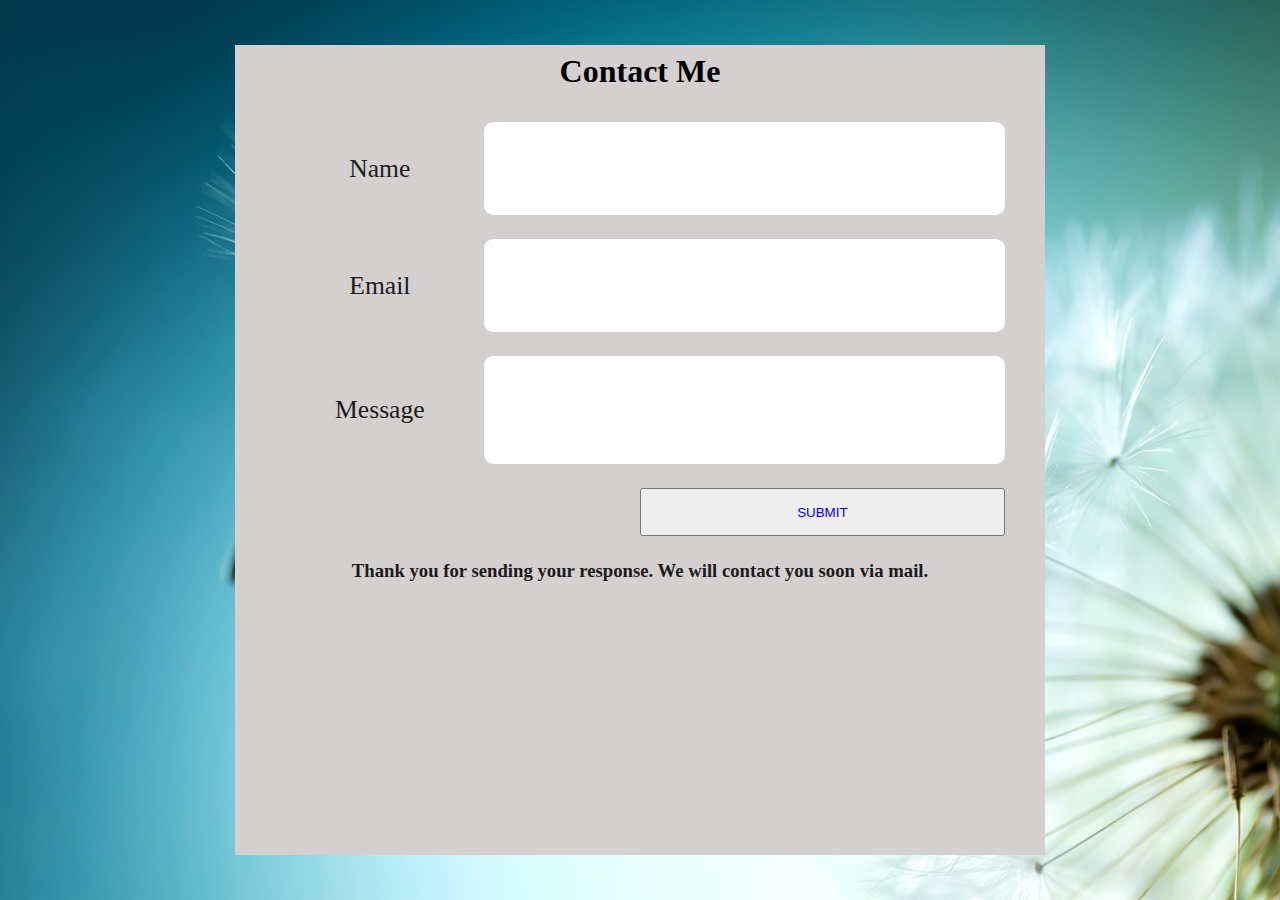
<file: contract.html>
<!DOCTYPE html>
<html lang="en">
<head>
    <meta charset="UTF-8">
    <meta http-equiv="X-UA-Compatible" content="IE=edge">
    <meta name="viewport" content="width=device-width, initial-scale=1.0">
    <title>Contact tourist</title>
    <link rel="stylesheet" href="contract.css">
</head>
<body>
    <!-- contact section starts here  -->
    <section id="contact-section" class="section-center">
        <h1 class="section-heading blog-posts-heading text-white">Contact Me</h1>
        <form action="" id="contact-form">
            <div class="form-control">
                <label for="name">Name</label>
                <input type="text" id="name" required autocomplete="name" />
            </div>
            <div class="form-control">
                <label for="email">Email</label>
                <input type="email" id="email" required autocomplete="email" />
            </div>
            <div class="form-control">
                <label for="mesage">Message</label>
                <textarea name="message" id="message"></textarea>
            </div>
            <div class="form-control form-btn-field">
                <button type="submit" class="btn contact-btn"><a style="text-decoration: none" target="_blank" href="#">SUBMIT</a></button>

            </div>
            <h3>Thank you for sending your response. We will contact you soon via mail.</h3>
        </form>
    </section>
    <!-- contact section ends here  -->
    
</body>
</html>
</file>
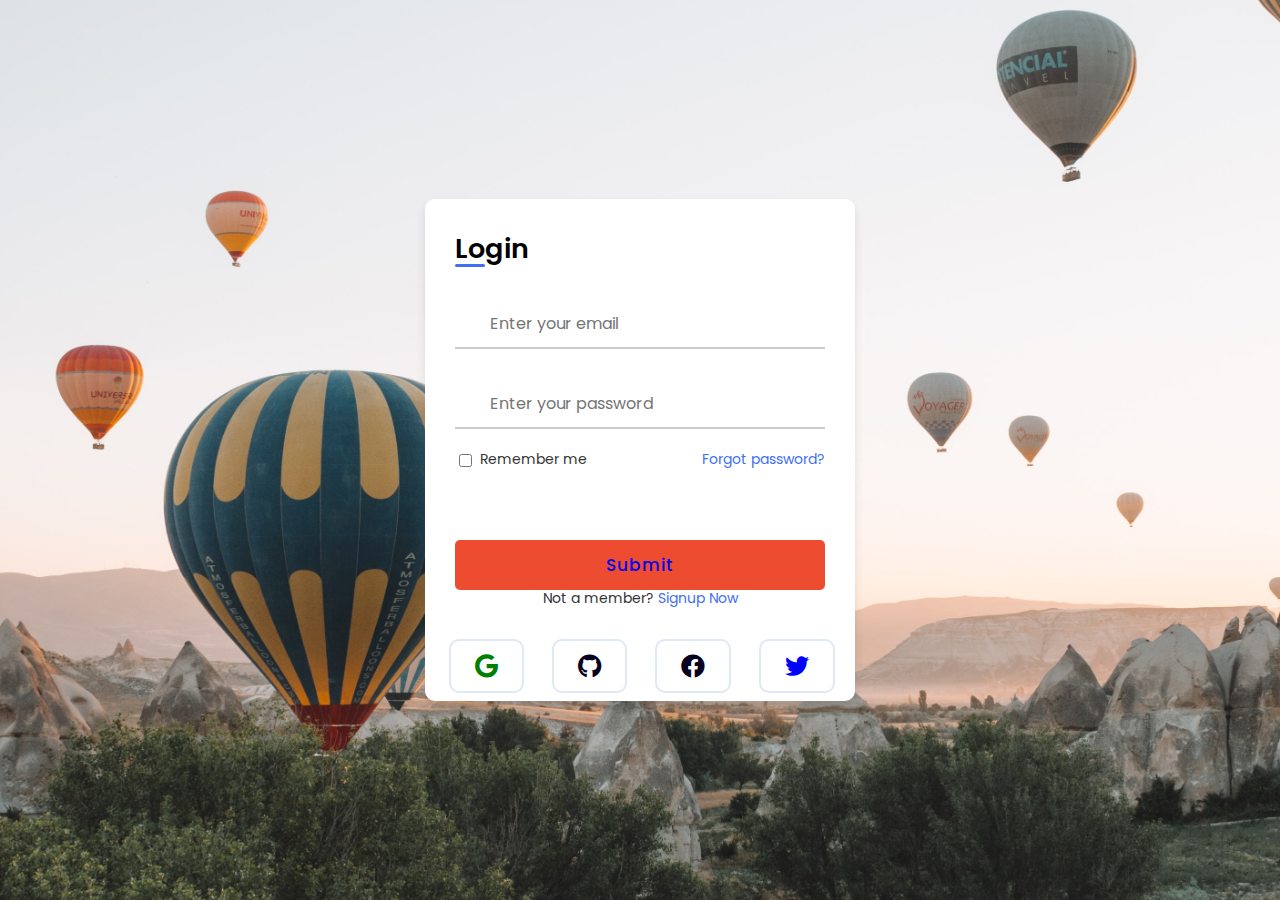
<file: login.html>
<!DOCTYPE html>
<html lang="en">

<head>
    <meta charset="UTF-8">
    <title>Login form </title>
    <link rel="stylesheet" href="style.css">
    <!-- Font Awesome Cdn Link -->
    <link rel="stylesheet" href="https://cdnjs.cloudflare.com/ajax/libs/font-awesome/5.15.3/css/all.min.css" />
    <link rel="stylesheet" href="login.css">
    <link href='https://unpkg.com/boxicons@2.1.2/css/boxicons.min.css' rel='stylesheet'>

</head>
    
<body>
    <div class="container">
        <div class="forms">
            <div class="form login">
                <span class="title">Login</span>

                <form action="" >
                    <div class="input-field">
                        <input type="text" name="firstName" placeholder="Enter your email" required>
                        <i class="uil uil-envelope icon"></i>
                    </div>
                    <div class="input-field">
                        <input type="password" class="password" name="password" placeholder="Enter your password" required>
                        <i class="uil uil-lock icon"></i>
                        <i class="uil uil-eye-slash showHidePw"></i>
                    </div>

                    <div class="checkbox-text">
                        <div class="checkbox-content">
                            <input type="checkbox" id="logCheck">
                            <label for="logCheck" class="text"value="yes">Remember me</label>
                        </div>

                        <a href="#" class="text">Forgot password?</a>
                    </div>

                    <div class="input-field button">
                       
                        <!-- <input type="button" value="Login" >  -->
                         <button class="input-field button"><a href="http://localhost/travel%20website/travel/" style="text-decoration:none" target="_blank" >Submit</a> </button>
                    </div>
                
                </form>
                

                <div class="login-signup">
                    <span class="text">Not a member?
                        <a href="#" class="text signup-link">Signup Now</a>
                    </span>
                </div>
            </div>
                


            <!-- Registration Form -->
             <div class="form signup">
                <span class="title">Registration</span>

                <form action="" >
                    <div class="input-field">
                        <input type="text" placeholder="Enter your name" required>
                        <i class="uil uil-user"></i>
                    </div>
                    <div class="input-field">
                        <input type="text" placeholder="Enter your email" required>
                        <i class="uil uil-envelope icon"></i>
                    </div>
                    <div class="input-field">
                        <input type="password" class="password" placeholder="Create a password" required>
                        <i class="uil uil-lock icon"></i>
                    </div>
                    <div class="input-field">
                        <input type="password" class="password" placeholder="Confirm a password" required>
                        <i class="uil uil-lock icon"></i>
                        <i class="uil uil-eye-slash showHidePw"></i>
                    </div>

                    <div class="checkbox-text">
                        <div class="checkbox-content">
                            <input type="checkbox" id="termCon">
                            <label for="termCon" class="text">I accepted all terms and conditions</label>
                        </div>
                    </div>
                    <div class="input-field button">
                        <!-- <input type="button" value="signup" >  -->
                        <button class="input-field button"><a href="http://localhost/travel%20website/travel/" style="text-decoration:none"
                                target="_blank">Submit</a> </button>
                    </div>

                    
                </form>

                <div class="login-signup">
                    <span class="text">Already a member?
                        <a href="#" class="text login-link">Login Now</a>
                    </span>
                </div>
            </div>
        </div>
        <div class="icons">
            <i class="fab fa-google"></i>
            <i class="fab fa-github"></i>
            <i class="fab fa-facebook"></i>
            <i class="fab fa-twitter"></i>
        </div>
    </div>
    
    
    <script src="login.js"></script>
</body>

</html>
</file>
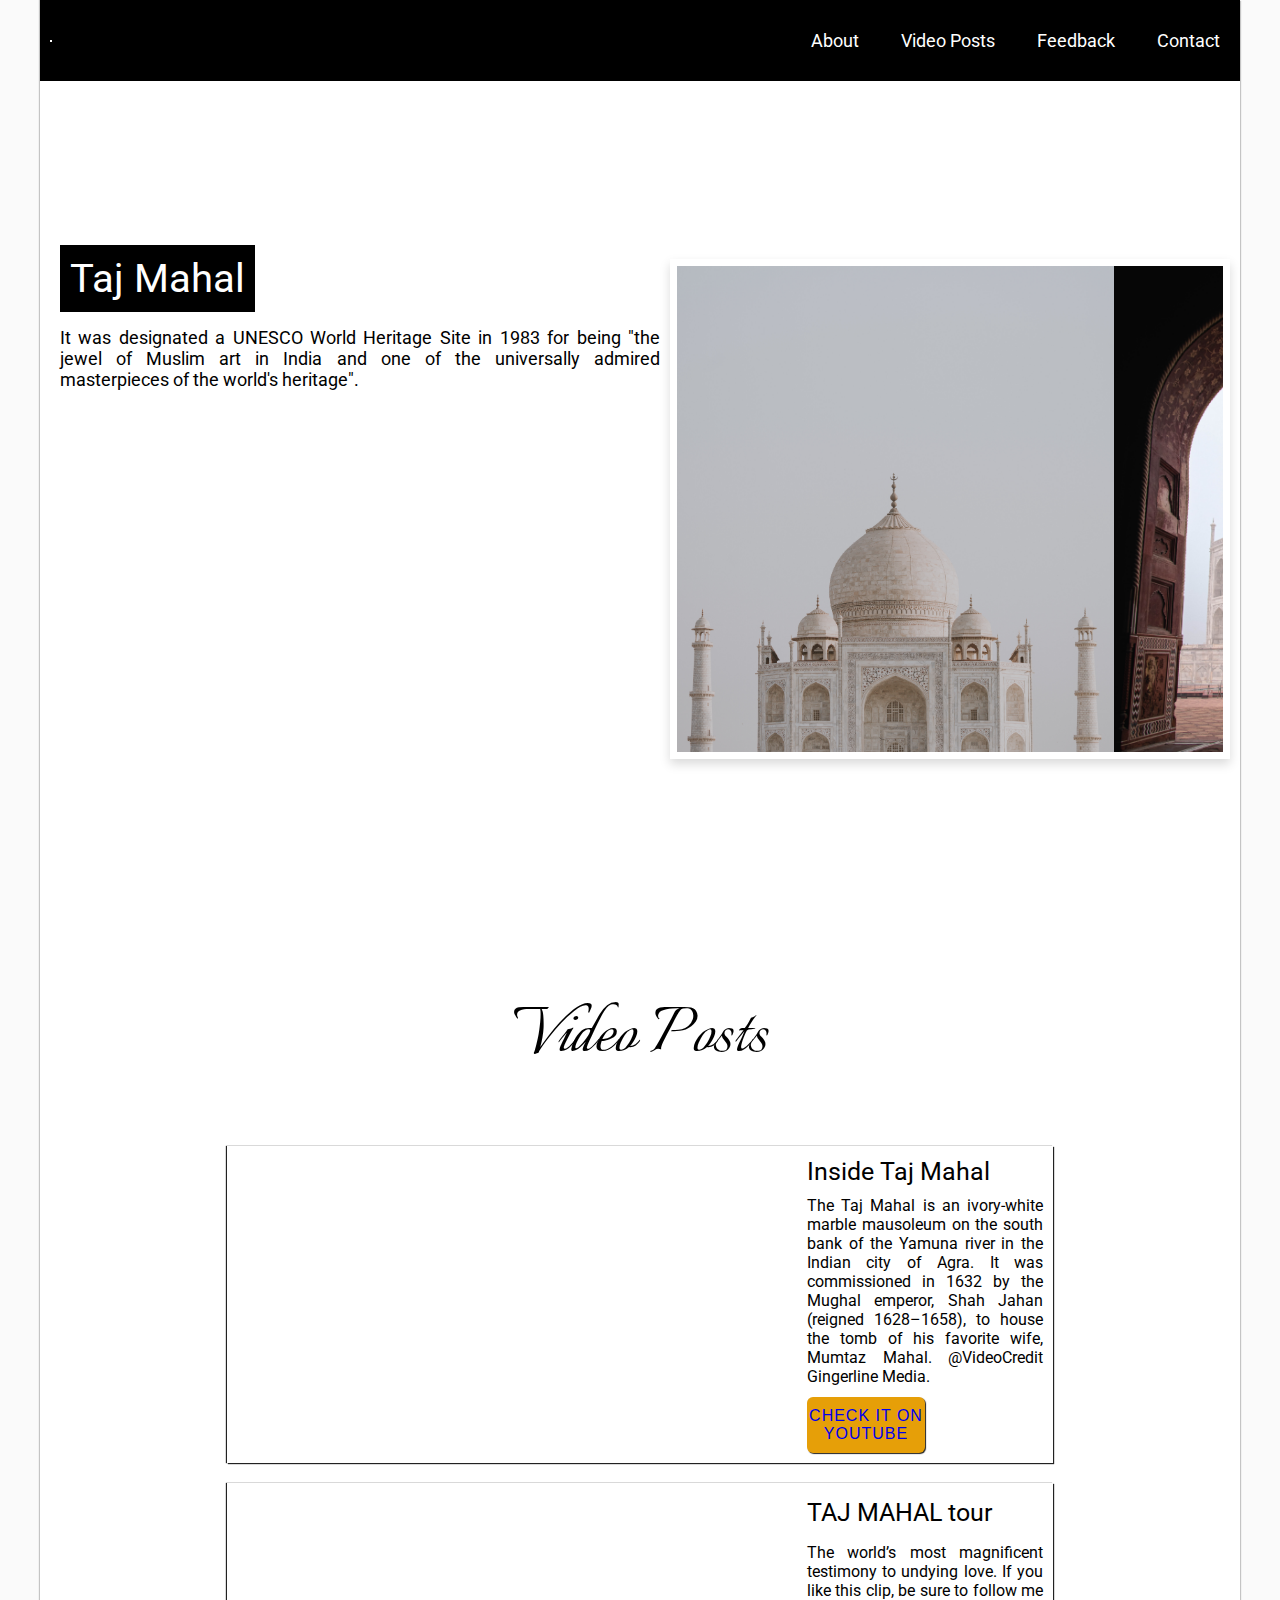
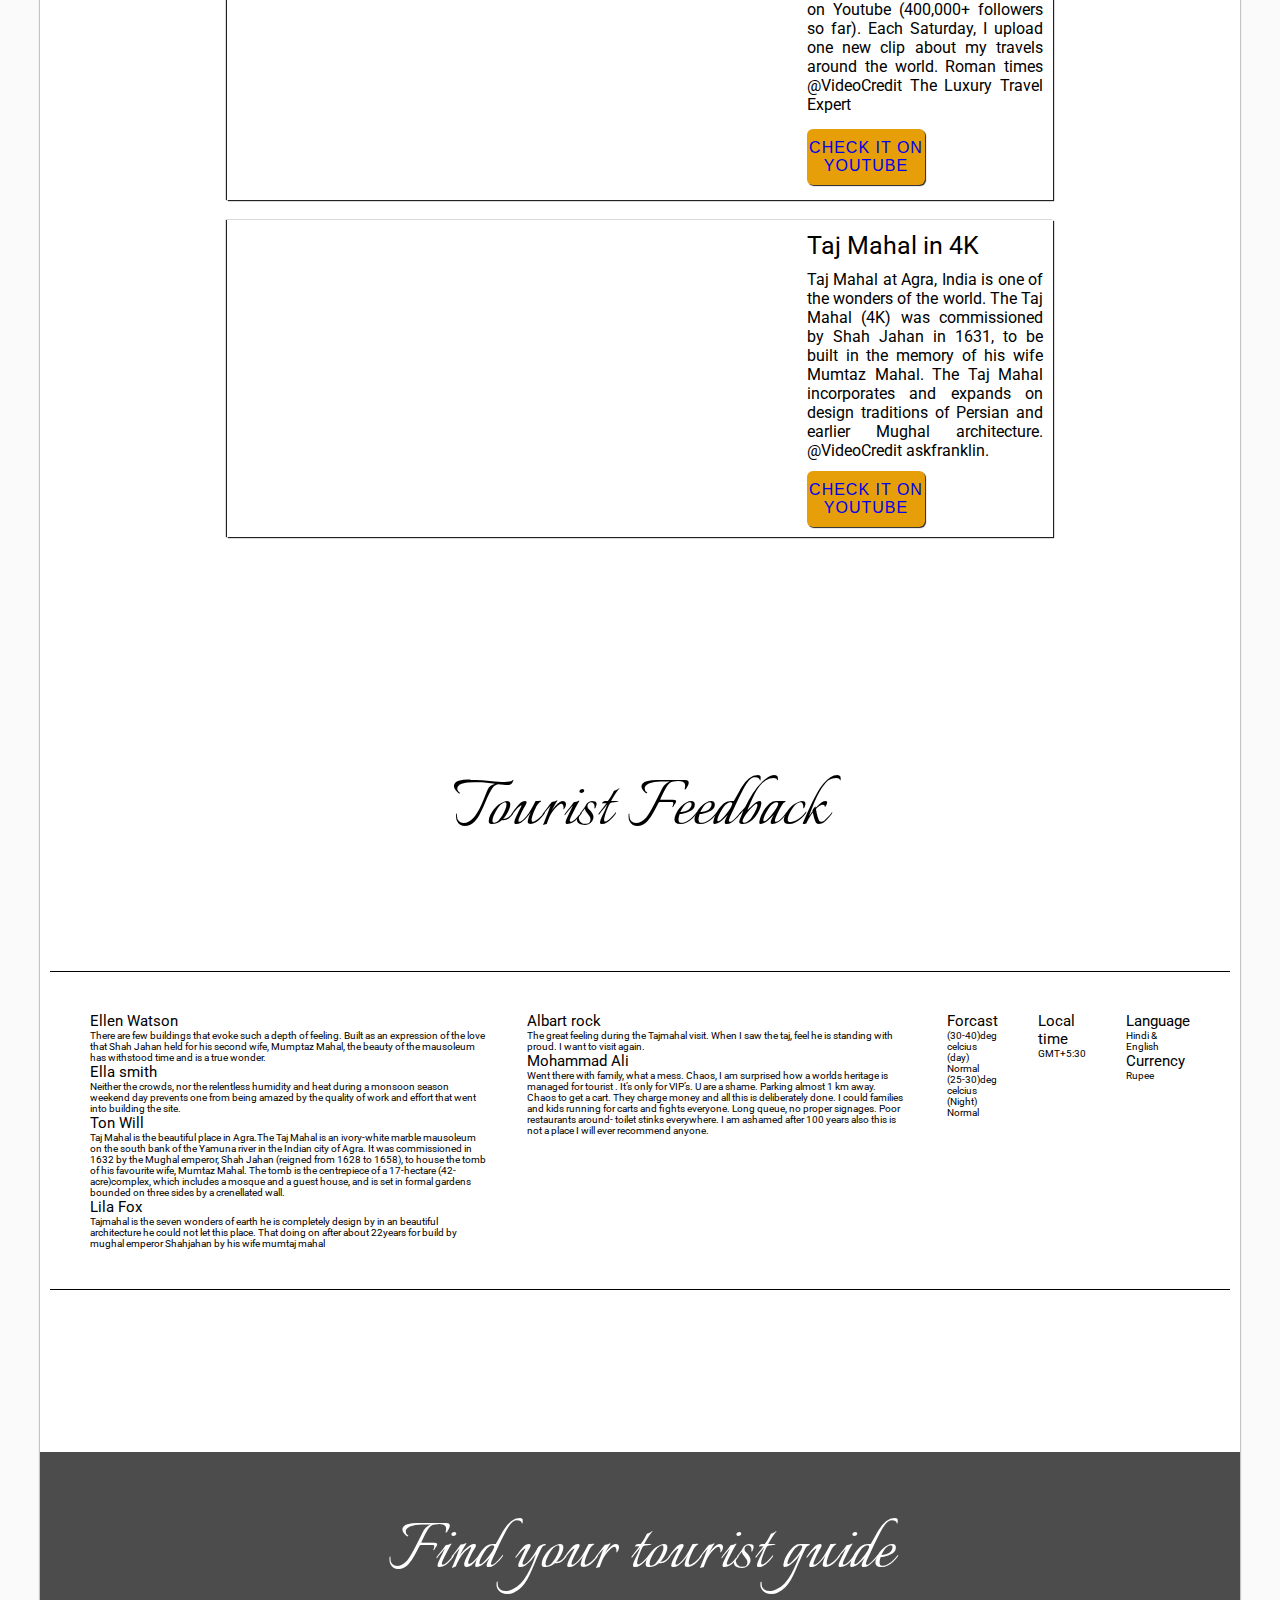
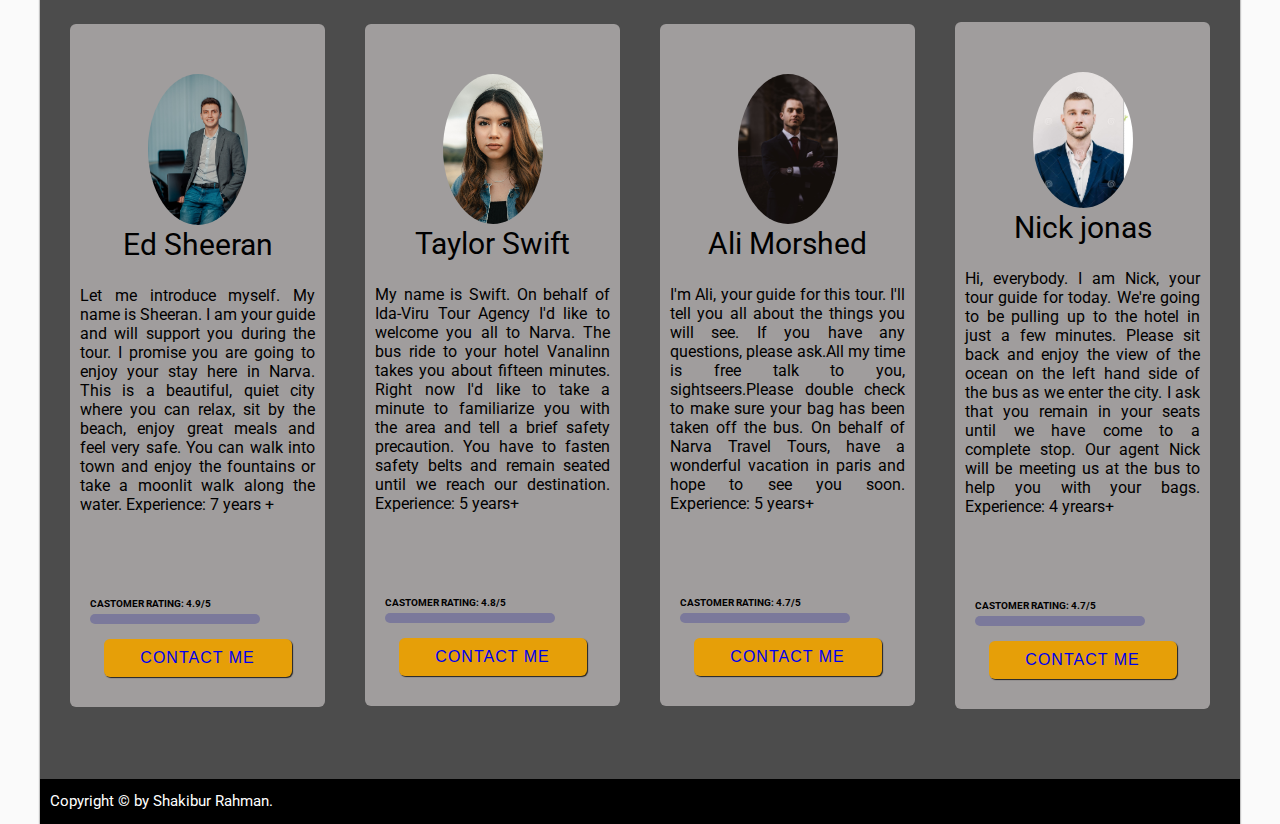
<file: places2.html>
<!DOCTYPE html>
<html lang="en">

<head>
    <meta charset="UTF-8" />
    <meta http-equiv="X-UA-Compatible" content="IE=edge" />
    <meta name="viewport" content="width=device-width, initial-scale=1.0" />
    <title>Places</title>
    <link rel="stylesheet" href="places2.css" />

    <link href='https://unpkg.com/boxicons@2.0.7/css/boxicons.min.css' rel='stylesheet'>
    <meta name="viewport" content="width=device-width, initial-scale=1.0">

    <link rel="preconnect" href="https://fonts.googleapis.com" />
    <link rel="preconnect" href="https://fonts.gstatic.com" crossorigin />
    <link href="https://fonts.googleapis.com/css2?family=Italianno&family=Roboto:wght@400;500;700;900&display=swap"
        rel="stylesheet" />
    <link rel="stylesheet" href="https://cdnjs.cloudflare.com/ajax/libs/font-awesome/6.0.0-beta2/css/all.min.css"
        integrity="sha512-YWzhKL2whUzgiheMoBFwW8CKV4qpHQAEuvilg9FAn5VJUDwKZZxkJNuGM4XkWuk94WCrrwslk8yWNGmY1EduTA=="
        crossorigin="anonymous" referrerpolicy="no-referrer" />
</head>

<body>
    <!-- header starts here  -->
    <header id="blog-header">
        <figure class="logo-figure">
            <i class="fab fa-autoprefixer logo"></i>
        </figure>
        <i class="fas fa-bars fa-4x" id="menu-icon"></i>
        <nav aria-label="Main Menu" id="menu" class="hidden">
            <ul id="menubar" role="menubar" aria-label="Main Menu">

                <li role="none">
                    <a href="#" class="nav-link" role="menuitem">About</a>
                </li>
                <li role="none">
                    <a href="#" class="nav-link" role="menuitem">Video Posts</a>
                </li>
                <li role="none">
                    <a href="#" class="nav-link" role="menuitem">Feedback</a>
                </li>
                <li role="none">
                    <a href="#" class="nav-link" role="menuitem">Contact</a>
                </li>
            </ul>
        </nav>
    </header>
    <!-- header ends here  -->

    <!-- main starts here  -->
    <main>
        <!-- banner section starts here  -->
        <section id="blog-banner-section">
            <article>
                <h1 class="banner-heading">Taj Mahal</h1>
                <p class="banner-description text-justify">
                    It was designated a UNESCO World Heritage Site in 1983 for being "the jewel of Muslim art in India and one of the
                    universally admired masterpieces of the world's heritage".
                </p>
                <iframe width="600" height="380" src="https://en.wikipedia.org/wiki/Taj_Mahal" frameborder="0"></iframe>
            </article>

            <aside>
                <div class="container1">
                    <div class="image-box">
                        <div class="image">
                            <img class="img2" src="images/annie-spratt-75gcu08p9TY-unsplash.jpg" alt="">
                        </div>

                        <div class="image">
                            <img class="img3" src="images/giuliano-gabella-MhtYBaq8dro-unsplash.jpg" alt="">
                        </div>
                        <div class="image">
                            <img class="img2" src="1/faisal-fraz-BpSLyvZIW2E-unsplash.jpg" alt="">
                        </div>

                        <div class="image">
                            <img class="img4" src="1/sachin-chauhan-a2BiBn_0Gvg-unsplash.jpg" alt="">
                        </div>
                       
                        <div class="image">
                            <img class="img4" src="1/abhishek-koli-s7NHrS_DuII-unsplash.jpg" alt="">
                        </div>
                        
                       
                    </div>
                </div>


            </aside>

        </section>
        <!-- banner section ends here  -->

        <!-- blog-posts section starts here  -->
        <section id="blog-posts" class="section-center">
            <h2 class="section-heading blog-posts-heading">Video Posts</h2>
            <div class="blog-post">
                <aside class="blog-post-aside">
                    <iframe width="560" height="315" src="https://www.youtube.com/embed/DV_r9tw8uo8" title="YouTube video player"
                        frameborder="0" allow="accelerometer; autoplay; clipboard-write; encrypted-media; gyroscope; picture-in-picture"
                        allowfullscreen></iframe>
                    
                </aside>
                <article class="blog-content">
                    <h1 class="blog-heading">Inside Taj Mahal</h1>

                    <p class="blog-description">
                        The Taj Mahal is an ivory-white marble mausoleum on the south bank of the Yamuna river in the Indian city of Agra. It
                        was commissioned in 1632 by the Mughal emperor, Shah Jahan (reigned 1628–1658), to house the tomb of his favorite wife,
                        Mumtaz Mahal. @VideoCredit Gingerline Media.
                    </p>
                    <button type="submit" class="btn blog-btn"> <a style="text-decoration:none" target="_blank"
                            href="https://www.youtube.com/watch?v=DV_r9tw8uo8">Check it on youtube</a></button>

                </article>
            </div>
            <div class="blog-post">
                <aside class="blog-post-aside">
                    <iframe width="560" height="315" src="https://www.youtube.com/embed/49HTIoCccDY" title="YouTube video player"
                        frameborder="0" allow="accelerometer; autoplay; clipboard-write; encrypted-media; gyroscope; picture-in-picture"
                        allowfullscreen></iframe>
                </aside>
                <article class="blog-content">
                    <h1 class="blog-heading">TAJ MAHAL tour</h1>

                    <p class="blog-description">
                        The world’s most magnificent testimony to undying love.
                        
                        If you like this clip, be sure to follow me on Youtube (400,000+ followers so far). Each Saturday, I upload one new clip
                        about my travels around the world.
                        Roman times @VideoCredit The Luxury Travel Expert
                    </p>
                    <button type="submit" class="btn blog-btn"> <a style="text-decoration:none" target="_blank"
                            href="https://www.youtube.com/watch?v=49HTIoCccDY&t=109s">Check it on youtube</a></button>

                </article>
            </div>
            <div class="blog-post">
                <aside class="blog-post-aside">
                    <iframe width="560" height="315" src="https://www.youtube.com/embed/44rTTLjZZz4" title="YouTube video player"
                        frameborder="0" allow="accelerometer; autoplay; clipboard-write; encrypted-media; gyroscope; picture-in-picture"
                        allowfullscreen></iframe>
                </aside>
                <article class="blog-content">
                    <h1 class="blog-heading">Taj Mahal in 4K</h1>

                    <p class="blog-description">
                        Taj Mahal at Agra, India is one of the wonders of the world. The Taj Mahal (4K) was commissioned by Shah Jahan in 1631,
                        to be built in the memory of his wife Mumtaz Mahal. The Taj Mahal incorporates and expands on design traditions of Persian and earlier Mughal architecture.  @VideoCredit askfranklin.
                    </p>
                    <button type="submit" class="btn blog-btn"> <a style="text-decoration:none" target="_blank"
                            href="https://www.youtube.com/watch?v=44rTTLjZZz4">Check it on youtube</a></button>

                </article>
            </div>


        </section>
        <!-- blog-posts section ends here  -->
        <!-- archives section starts here  -->
        <section id="archives" class="section-center">
            <h2 class="section-heading">Tourist Feedback</h2>
            <div class="archives-container">
                <ul class="archives-container-lists">
                    <li class="archives-container-list">

                        <h2>Ellen Watson</h2>
                        <p>
                        There are few buildings that evoke such a depth of feeling. Built as an expression of the love that Shah Jahan held for
                        his second wife, Mumptaz Mahal, the beauty of the mausoleum has withstood time and is a true wonder.

                        </p>
                        <h2>Ella smith </h2>
                        <p>
                            Neither the crowds, nor the relentless humidity and heat during a monsoon season weekend day prevents one from being
                            amazed by the quality of work and effort that went into building the site.

                        </p>
                        <h2>Ton Will</h2>
                        <p>
                            Taj Mahal is the beautiful place in Agra.The Taj Mahal is an ivory-white marble mausoleum on the south bank of the
                            Yamuna river in the Indian city of Agra. It was commissioned in 1632 by the Mughal emperor, Shah Jahan (reigned from
                            1628 to 1658), to house the tomb of his favourite wife, Mumtaz Mahal. The tomb is the centrepiece of a 17-hectare
                            (42-acre)complex, which includes a mosque and a guest house, and is set in formal gardens bounded on three sides by a
                            crenellated wall.


                        </p>
                        <h2>Lila Fox</h2>
                        <p>
                        Tajmahal is the seven wonders of earth he is completely design by in an beautiful architecture he could not let this
                        place. That doing on after about 22years for build by mughal emperor Shahjahan by his wife mumtaj mahal
                        </p>




                    </li>
                    <li class="archives-container-list">
                        <h2>Albart rock</h2>
                        <p>
                            The great feeling during the Tajmahal visit.
                            
                            When I saw the taj, feel he is standing with proud.
                            
                            I want to visit again.
                        </p>
                        <h2>Mohammad Ali</h2>
                        <p>
                            Went there with family, what a mess. Chaos, I am surprised how a worlds heritage is managed for tourist . It’s only for
                            VIP’s. U are a shame. Parking almost 1 km away. Chaos to get a cart. They charge money and all this is deliberately
                            done. I could families and kids running for carts and fights everyone. Long queue, no proper signages. Poor restaurants
                            around- toilet stinks everywhere. I am ashamed after 100 years also this is not a place I will ever recommend anyone.
                        </p>
                    </li>
                    <li class="archives-container-list">
                        <h2>Forcast</h2>
                        (30-40)deg celcius (day) Normal<br>
                        (25-30)deg celcius (Night) Normal
                    </li>
                    <li class="archives-container-list">
                        <h2>Local time </h2>
                        GMT+5:30
                    </li>
                    <li class="archives-container-list">
                        <h2> Language</h2> Hindi & English
                        <h2>Currency</h2> Rupee
                    </li>
                </ul>
            </div>
        </section>
        <!-- archives section ends here  -->

        <!-- about-me section starts here  -->
        <section id="blog-about" class="section-center">
            <h2 class="section-heading text-white">Find your tourist guide</h2>
            <div class="card-container">
                <div class="card">
                    <div class="card-icon">
                        <img class="rounded-img" src="images/dan-cornilov-ehUYU820lcA-unsplash.jpg" alt="work icon">
                    </div>
                    <h3 class="card-header">Ed Sheeran</h3>
                    <p class="card-description">
                        Let me introduce myself. My name is Sheeran. I am your guide and will support you during the
                        tour. I promise you are going
                        to enjoy your stay here in Narva. This is a beautiful, quiet city where you can relax, sit by
                        the beach, enjoy great
                        meals and feel very safe. You can walk into town and enjoy the fountains or take a moonlit walk
                        along the water.
                        Experience: 7 years +
                    </p>
                    <div class="card-desc">
                        <div class="skills-container">
                            <ul>
                                <li class="rating">Castomer rating: 4.9/5</li>

                            </ul>
                        </div>
                    </div>
                    <button type="submit" class="card-btn btn"><a style="text-decoration:none" target="_blank"
                            href="http://127.0.0.1:5500/Travel%20management%20project/contract.html">Contact
                            me</a> </button>
                </div>
                <div class="card">
                    <div class="card-icon">
                        <img class="rounded-img" src="images/henry-tuchez-ge5VYVTZMtc-unsplash.jpg" alt="work icon">
                    </div>
                    <h3 class="card-header">Taylor Swift</h3>
                    <p class="card-description">
                        My name is Swift. On behalf of Ida-Viru Tour Agency I'd like to welcome you all to Narva. The
                        bus ride to your hotel
                        Vanalinn takes you about fifteen minutes. Right now I'd like to take a minute to familiarize you
                        with the area and tell
                        a brief safety precaution. You have to fasten safety belts and remain seated until we reach our
                        destination.
                        Experience: 5 years+
                    </p>
                    <div class="card-desc">
                        <div class="skills-container">
                            <ul>
                                <li class="rating">Castomer rating: 4.8/5</li>

                            </ul>
                        </div>
                    </div>
                    <button type="submit" class="card-btn btn"><a style="text-decoration:none" target="_blank"
                            href="http://127.0.0.1:5500/Travel%20management%20project/contract.html">Contact
                            me</a> </button>
                </div>

                <div class="card">
                    <div class="card-icon">
                        <img class="rounded-img" src="images/ali-morshedlou-WMD64tMfc4k-unsplash.jpg" alt="work icon">
                    </div>
                    <h3 class="card-header">Ali Morshed</h3>
                    <p class="card-description">
                        I'm Ali, your guide for this tour. I'll tell you all about the things you will see. If you have
                        any questions, please
                        ask.All my time is free talk to you, sightseers.Please double check to make sure your bag has
                        been taken off the bus. On behalf of Narva Travel Tours, have a wonderful
                        vacation in paris and hope to see you soon.
                        Experience: 5 years+
                    </p>
                    <div class="card-desc">
                        <div class="skills-container">
                            <ul>
                                <li class="rating">Castomer rating: 4.7/5</li>

                            </ul>
                        </div>
                    </div>
                    <button type="submit" class="card-btn btn"><a style="text-decoration:none" target="_blank"
                            href="http://127.0.0.1:5500/Travel%20management%20project/contract.html">Contact
                            me</a> </button>
                </div>
                <div class="card">
                    <div class="card-icon">
                        <img class="rounded-img" src="images/passport1.jpg" alt="work icon">
                    </div>
                    <h3 class="card-header">Nick jonas</h3>
                    <p class="card-description">
                        Hi, everybody.

                        I am Nick, your tour guide for today. We're going to be pulling up to the hotel in just a few
                        minutes. Please sit back
                        and enjoy the view of the ocean on the left hand side of the bus as we enter the city. I ask
                        that you remain in your
                        seats until we have come to a complete stop. Our agent Nick will be meeting us at the bus to
                        help you with your bags.

                        Experience: 4 yrears+
                    </p>
                    <div class="card-desc">
                        <div class="skills-container">
                            <ul>
                                <li class="rating">Castomer rating: 4.7/5</li>

                            </ul>
                        </div>
                    </div>
                    <button type="submit" class="card-btn btn"><a style="text-decoration:none" target="_blank"
                            href="http://127.0.0.1:5500/Travel%20management%20project/contract.html">Contact
                            me</a> </button>
                </div>



            </div>
        </section>
        <!-- about-me section ends here  -->
    </main>
    <!-- main ends here  -->

    <!-- footer section starts here  -->
    <footer>
        <p class="copyright-text">
            Copyright &copy; by Shakibur Rahman.
        </p>
        <nav aria-label="Footer Menu">
            <ul role="menubar2" id="menubar2" aria-label="Footer Menu">
                <li role="none">
                    <a href="#" target="_blank" class="nav-link" role="menuitem">
                        <i class="fab fa-facebook footer-icon"></i>
                    </a>
                </li>
                <li role="none">
                    <a href="#" target="_blank" class="nav-link" role="menuitem">
                        <i class="fab fa-youtube footer-icon"></i>
                    </a>
                </li>
                <li role="none">
                    <a href="#" target="_blank" class="nav-link" role="menuitem">
                        <i class="fab fa-github footer-icon"></i>
                    </a>
                </li>
                <li role="none">
                    <a href="#" target="_blank" class="nav-link" role="menuitem">
                        <i class="fab fa-linkedin footer-icon"></i></a>
                </li>
            </ul>
        </nav>
    </footer>
    <!-- footer section ends here  -->

    <script src="places2.js"></script>
</body>

</html>
</file>
<file: contract.css>
* {
    margin: 0;
    padding: 0;
    box-sizing: border-box;
  
}

body {
    height: 100vh;
    display: flex;
    align-items: center;
    justify-content: center;
    background: url("images/2-1600.jpg") center no-repeat;
    background-size: cover;
}


#contact-section {
    text-align: center;
    padding: 0.5rem;
    position: relative;
    background-color: #d5d0d0;
     min-height: 90vh;
}

#contact-form {
    padding: 1rem;
     margin: 1rem; 
    color: rgb(28, 27, 27);
    display: flex;
    flex-direction: column;
}

.form-control {
    margin-bottom: 1.5rem;
    display: flex;
    justify-content: center;
    align-items: center;
}

.form-control label {
    font-size: 1.6rem;
    flex: 0.3;
}

input,
textarea {
    flex: 0.7;
    width: 40rem;
    font-size: 1.6rem;
    padding: 2rem 1rem;
    border: none;
    border-radius: 0.6rem;
}

textarea {
    resize: none;
    height: 12vh;
}

.form-btn-field {
    display: flex;
    justify-content: flex-end;
}

.contact-btn {
    width: 50%;
    height: 3rem;
}
/* contact section ends here  */
</file>
<file: style.css>
html {
    scroll-behavior: smooth;
}

* {
    margin: 0;
    padding: 0;
    box-sizing: border-box;
}

body {
    font-family: 'Montserrat', sans-serif;
}

.container {
    max-width: 1500px;
    margin: auto;
}

.row {
    width: 100%;
}

.row::after {
    content: '';
    clear: both;
    display: block;
}

[class*="col-"] {
    float: left;
    padding: 15px;
}

/*for mobile phone*/
[class*="col-"] {
    width: 100%;
}

/* header starts here  */
header {
    background: #1a1b1f;
    padding: 0% 1%;
    text-align: center;
}

.logo {
    width: 70px;
    height: 70px;
    line-height: 70px;
    text-align: center;
    color: white;
    border-radius: 50%;
    border: 2px solid white;
}

nav ul li {
    display: block;
}

nav ul li a {
    display: block;
    text-decoration: none;
    color: white;
    line-height: 70px;
    padding: 0 20px;
    transition: .4s;
    text-transform: uppercase;
    font-weight: lighter;
    font-size: 0.9rem;
    font-family: 'Roboto', sans-serif;
}

nav ul li a:hover {
    border-radius: 10px;
    background-color: rgba(0, 0, 0, 0.5);
    color: white;
}

.topnav a {
    display: none;
}

.topnav .icon {
    display: block;
}

.topnav.responsive a {
    display: block;
}

/* header ends here  */



 /* banner starts here  */
#banner-section {
     /* background-image: url("images/felix-rostig-UmV2wr-Vbq8-unsplash.jpg"); */
    /* background-image: url("images/oliver-sjostrom-YlgsRVP8afY-unsplash.jpg");  */

    animation: animate 30s ease-in-out infinite;
    
    background-attachment: fixed;
    background-position: center;
    background-repeat: no-repeat;
    background-size: cover;
}
@keyframes animate{
   0%,100%{
    background-image: url("images/felix-rostig-UmV2wr-Vbq8-unsplash.jpg");
   }
   8%{
    background-image: url("images/oliver-sjostrom-YlgsRVP8afY-unsplash.jpg");
   }
   16%{
   background-image:url("images/x-N4QTBfNQ8Nk-unsplash.jpg") ;
   }
   24%{
    background-image: url("images/christopher-alvarenga-IibRZfGCM10-unsplash.jpg");
   }
   31%{
    background-image: url("images/fabio-comparelli-uq2E2V4LhCY-unsplash.jpg");
   }
   40%{
    background-image: url("images/oliver-sjostrom-iSrBg45UCaM-unsplash.jpg");
   }
   48%{
    background-image: url("images/tom-barrett-M0AWNxnLaMw-unsplash.jpg");
   }
   
   56% {
       background-image: url("images/daniel-jensen-tQpypKA92k8-unsplash.jpg");
   }
   64% {
       background-image: url("images/filip-mroz-zK049OFP4uI-unsplash.jpg");
   }
   72% {
       background-image: url("images/jack-delulio-Sgey0UZt6HY-unsplash.jpg");
   }
   80% {
       background-image: url("images/jakob-owens-PiPZ2DHa3rE-unsplash.jpg");
   }
   88% {
       background-image: url("images/adrian-dascal-myAz-buELXs-unsplash.jpg");
   }
   96% {
       background-image: url("images/jeshoots-com-mSESwdMZr-A-unsplash.jpg");
   }



}


.banner-contents {
    padding: 50px 10px;
    text-align: center;
}

.banner-contents h1 {
     color: #ffffff; 
    width: 100%;
    margin: 15px auto;
    font-size: 3rem;
    margin-bottom: 200px;
    padding: 10px;
    border-radius: 5px;
    font-family: 'Handlee', cursive;
}
.banner-contents h3 {
    width: 100%;
    margin: 15px auto;
    font-size: 1rem;
    padding: 10px;
    border-radius: 5px;
    color: bisque;
   
}


.banner-contents p {
    width: 200px;
    margin: 15px auto;
    background: rgb(44, 68, 44);
    padding: 10px;
    font-size: 1rem;
    color: white;
}

.btn {
  
    width: 160px;
    padding: 10px;
    border: none;
    border-radius: 5px;
    font-size: 1rem;
    background: rgb(10, 33, 28);
    color: white;
    text-transform: uppercase;
    transition: .4s;
} 

.btn:hover {
    transform: scale(1.2);
}

/* banner ends here  */

/* about-us starts here  */
#about-us {
    padding: 1%;
}

.about-us-contents {
    text-align: center;
}

.about-us-contents h3 {
    font-size: 2rem;
    margin-bottom: 10px;
    font-weight: bolder;
}

.about-us-contents p {
    font-size: 0.8rem;
    margin-bottom: 10px;
}

/* about-us ends here  */



/* contact section starts here  */
#contact-section {
    padding: 1%;
    background: #595b83;
}

.contact-details {
    color: white;
    text-align: center;
    padding: 20px 0;
}

.map {
    width: 100%;
    height: 250px;
}

.contact-details p,
address {
    font-size: 0.8rem;
}

/* contact section ends here  */

/* footer starts here  */
footer {
    background: #060930;
    padding: 1%;
    color: white;
}

footer p {
    font-size: 0.8rem;
    line-height: 32px;
    text-align: center;
}

.social-menus {
    text-align: center;
}

.icon-style {
    color: white;
    width: 32px;
    height: 32px;
    line-height: 32px;
    border-radius: 50%;
    border: 1px solid white;
    margin: 0 10px;
    transition: .4s;
    text-align: center;
}

.icon-style:hover {
    background-color: grey;
    transform: scale(1.2);
}

/* footer ends here  */

/* Small devices (portrait tablets and large phones, 576px and up) */
@media (min-width: 576px) {

    .col-sm-1 {
        width: 8.33%;
    }

    .col-sm-2 {
        width: 16.66%;
    }

    .col-sm-3 {
        width: 25%;
    }

    .col-sm-4 {
        width: 33.33%;
    }

    .col-sm-5 {
        width: 41.66%;
    }

    .col-sm-6 {
        width: 50%;
    }

    .col-sm-7 {
        width: 58.33%;
    }

    .col-sm-8 {
        width: 66.66%;
    }

    .col-sm-9 {
        width: 75%;
    }

    .col-sm-10 {
        width: 83.33%;
    }

    .col-sm-11 {
        width: 91.66%;
    }

    .col-sm-12 {
        width: 100%;
    }



}

/* Medium devices (landscape tablets, 768px and up) */
@media (min-width: 768px) {

    .col-md-1 {
        width: 8.33%;
    }

    .col-md-2 {
        width: 16.66%;
    }

    .col-md-3 {
        width: 25%;
    }

    .col-md-4 {
        width: 33.33%;
    }

    .col-md-5 {
        width: 41.66%;
    }

    .col-md-6 {
        width: 50%;
    }

    .col-md-7 {
        width: 58.33%;
    }

    .col-md-8 {
        width: 66.66%;
    }

    .col-md-9 {
        width: 75%;
    }

    .col-md-10 {
        width: 83.33%;
    }

    .col-md-11 {
        width: 91.66%;
    }

    .col-md-12 {
        width: 100%;
    }


    .topnav .icon {
        display: none;
    }

    .topnav a {
        display: inline-block;
    }

}


/* Large devices (laptops/desktops, 992px and up) */
@media only screen and (min-width: 992px) {


    /* Large screen column width */
    .col-lg-1 {
        width: 8.33%;
    }

    .col-lg-2 {
        width: 16.66%;
    }

    .col-lg-3 {
        width: 25%;
    }

    .col-lg-4 {
        width: 33.33%;
    }

    .col-lg-5 {
        width: 41.66%;
    }

    .col-lg-6 {
        width: 50%;
    }

    .col-lg-7 {
        width: 58.33%;
    }

    .col-lg-8 {
        width: 66.66%;
    }

    .col-lg-9 {
        width: 75%;
    }

    .col-lg-10 {
        width: 83.33%;
    }

    .col-lg-11 {
        width: 91.66%;
    }

    .col-lg-12 {
        width: 100%;
    }

    /* header starts here  */
    .logo-div {
        text-align: left;
    }

    nav ul {
        text-align: right;
    }

    nav ul li {
        display: inline-block;
    }

    nav ul li a {
        display: inline-block;

    }

    nav ul li a:hover {
        border-radius: 0;
        background-color: transparent;
        transform: scale(1.2);
        text-decoration: underline;
    }

    /* header ends here  */

    /* banner starts here  */
    #banner-section {
        position: relative;
        height: 100vh;
    }

    .banner-contents {
        position: absolute;
        top: 50%;
        left: 50%;
        transform: translate(-50%, -50%);
    }

    .banner-contents h1 {
        width: 700px;
        font-size: 3.5rem;
    }

    .banner-contents p {
        width: 500px;
        font-size: 2rem;
    }

    /* banner ends here */

    /* footer starts here  */
    footer p {
        text-align: left;
    }

    .social-menus {
        text-align: right;
    }

    /* footer ends here  */
}
</file>
<file: login.css>
@import url('https://fonts.googleapis.com/css2?family=Poppins:wght@300;400;500;600;700&display=swap');

* {
    margin: 0;
    padding: 0;
    box-sizing: border-box;
    font-family: 'Poppins', sans-serif;
}

body {
    height: 100vh;
    display: flex;
    align-items: center;
    justify-content: center;
   background: url("images/alex-azabache-RJ_zZKgKrog-unsplash.jpg") center no-repeat ;
   background-size: cover;
}

.container {
    position: relative;
    max-width: 430px;
    width: 100%;
    background: #fff;
    border-radius: 10px;
    box-shadow: 0 5px 10px rgba(0, 0, 0, 0.1);
    overflow: hidden;
    margin: 0 20px;
}

.container .forms {
    display: flex;
    align-items: center;
    height: 440px;
    width: 200%;
    transition: height 0.2s ease;
}


.container .form {
    width: 50%;
    padding: 30px;
    background-color: #fff;
    transition: margin-left 0.18s ease;
}

.container.active .login {
    margin-left: -50%;
    opacity: 0;
    transition: margin-left 0.18s ease, opacity 0.15s ease;
}

.container .signup {
    opacity: 0;
    transition: opacity 0.09s ease;
}

.container.active .signup {
    opacity: 1;
    transition: opacity 0.2s ease;
}

.container.active .forms {
    height: 600px;
}

.container .form .title {
    position: relative;
    font-size: 27px;
    font-weight: 600;
}

.form .title::before {
    content: '';
    position: absolute;
    left: 0;
    bottom: 0;
    height: 3px;
    width: 30px;
    background-color: #4070f4;
    border-radius: 25px;
}

.form .input-field {
    position: relative;
    height: 50px;
    width: 100%;
    margin-top: 30px;
}

.input-field input {
    position: absolute;
    height: 100%;
    width: 100%;
    padding: 0 35px;
    border: none;
    outline: none;
    font-size: 16px;
    border-bottom: 2px solid #ccc;
    border-top: 2px solid transparent;
    transition: all 0.2s ease;
}

.input-field input:is(:focus, :valid) {
    border-bottom-color: #4070f4;
}

.input-field i {
    position: absolute;
    top: 50%;
    transform: translateY(-50%);
    color: #999;
    font-size: 23px;
    transition: all 0.2s ease;
}

.input-field input:is(:focus, :valid)~i {
    color: #4070f4;
}

.input-field i.icon {
    left: 0;
}

.input-field i.showHidePw {
    right: 0;
    cursor: pointer;
    padding: 10px;
}

.form .checkbox-text {
    display: flex;
    align-items: center;
    justify-content: space-between;
    margin-top: 20px;
}

.checkbox-text .checkbox-content {
    display: flex;
    align-items: center;
}

.checkbox-content input {
    margin: 0 8px -2px 4px;
    accent-color: #4070f4;
}

.form .text {
    color: #333;
    font-size: 14px;
}

.form a.text {
    color: #4070f4;
    text-decoration: none;
}

.form a:hover {
    text-decoration: underline;
}

.form .button {
    margin-top: 35px;
}

.form .button input {
    border: none;
    color: #fff;
    font-size: 17px;
    font-weight: 500;
    letter-spacing: 1px;
    border-radius: 5px;
    background-color: tomato;
    cursor: pointer;
    transition:  all 0.1s ease ;
}

.button input:hover {
    
    background: rgba(122, 30, 30, 0.767);
    
}
.input-field button{

border: none;
    color: #fff;
    font-size: 17px;
    font-weight: 500;
    letter-spacing: 1px;
    border-radius: 5px;
    background-color: rgb(237, 76, 48);
    cursor: pointer;
    transition: all 0.1s ease;

}

.form .login-signup {
    margin-top: 30px;
    text-align: center;
}

.recover {
    text-align: right;
    font-size: 0.8rem;
    margin: 0.2rem 1.7rem 0 0;
}

.recover a {
    text-decoration: none;
    color: #07001f;
}
   


.icons i {
    color: #07001f;
    padding: 00.8rem 1.5rem;
    border-radius: 10px;
    margin-left: 1.5rem;
    margin-bottom: 0.5rem;
    font-size: 1.5rem;
    cursor: pointer;
    border: 2px solid #dfe9f5;
}

.icons i:hover {
    color: #fff !important;
    background: #07001f;
    transition: 1s;
}

.icons i:first-child {
    color: green;
}

.icons i:last-child {
    color: blue;
}
</file>
<file: places2.css>
/* * {
    margin: 0;
    padding: 0;
}

body {
    font-family: "Josefin Slab", serif;
    background: rgb(24, 23, 23);
}

.container {
    width: 100%;
    /* height: 250vh; 
    background: linear-gradient(rgba(0, 0, 0, 0.6), rgba(0, 0, 0, 0.3)),
        url(images/bg.jpg)center no-repeat;
    background-size: cover;
    display: flex;
    flex-wrap: wrap;
    justify-content: center;
    align-items: center;
}

.card {
    width: 360px;
    height: 560px;
    position: relative;
    perspective: 1000px;
}

.sides {
    display: flex;
    flex-direction: column;
    justify-content: center;
}

.left-side {
    position: absolute;
    top: 0;
    left: 0;
    background: linear-gradient(rgba(0, 0, 0, 0.5), rgba(0, 0, 0, 0.7)),
        url(images/cyril-mazarin-WSvth_lwCi0-unsplash.jpg) no-repeat;
    background-size: cover;
    background-position-x: 0;
    width: 50%;
    height: 100%;
    transform: rotateY(0deg);
    transform-origin: left;
    transition: transform 1s;
}

.left-side1 {
    position: absolute;
    top: 0;
    left: 0;
    background: linear-gradient(rgba(0, 0, 0, 0.5), rgba(0, 0, 0, 0.7)),
        url(images/giuliano-gabella-MhtYBaq8dro-unsplash.jpg) no-repeat;
    background-size: cover;
    background-position-x: 0;
    width: 50%;
    height: 100%;
    transform: rotateY(0deg);
    transform-origin: left;
    transition: transform 1s;
} */




/* reset code and common code starts here  */
* {
    margin: 0;
    padding: 0;
    box-sizing: border-box;
    list-style-type: none;
    text-decoration: none;
    outline: 0;
    font-weight: 400;
}

html {
    background-color: #fafafa;
    font-size: 62.5%;
    scroll-behavior: smooth;
    font-family: "Roboto", sans-serif;
}

body {
    background-color: #fff;
    width: 120rem;
    max-width: 100%;
    margin: auto;
    box-shadow: 0.1rem 0.1rem 0.1rem #c4c4c4, -0.1rem 0rem 0.1rem #c4c4c4;
}

.text-justify {
    text-align: justify;
}

.text-white {
    color: #fff;
}

.section-heading {
    font-size: 8rem;
    text-align: center;
    font-family: "Italianno", cursive;
}

.section-center {
    padding: 5rem 1rem;
    min-height: 95vh;
    display: flex;
    flex-direction: column;
    align-items: center;
    justify-content: space-evenly;
}

.btn {
    background-color: rgb(230, 159, 8);
    border: none;
    border-radius: 0.6rem;
    box-shadow: 0.1rem 0.1rem 0.1rem #222;
    cursor: pointer;
    font-size: 1.6rem;
    padding: 1rem 0;
    letter-spacing: 0.1rem;
    text-transform: uppercase;
}

/* reset code and common code ends here  */

/* header starts here  */
header {
    display: flex;
    justify-content: space-between;
    align-items: center;
    background-color: black;
    color: #fff;
    padding: 2rem 1rem;

    position: sticky;
    top: 0;
    z-index: 10;
    min-height: 5vh;
}

.logo-figure {
    border: 1px solid #fff;
}

.logo {
    font-size: 4rem;
}

#menu-icon {
    display: none;
}

nav li {
    display: inline-block;
    margin-right: 2rem;
    padding: 1rem;
    transition: all 0.4s;
}

nav li:last-child {
    margin-right: 0;
}

nav li:hover {
    background-color: #1913d5;
    border-radius: 0.6rem;
}

.nav-link {
    font-size: 1.8rem;
    color: #fff;
    cursor: pointer;
}

/* header ends here  */

/* banner section starts here  */
#blog-banner-section {
    padding: 5rem 1rem;
    display: flex;
    justify-content: center;
    align-items: center;
    min-height: 95vh;
}

#blog-banner-section article {
    flex-basis: 50%;
    margin: 1rem;
}

.banner-heading {
    display: inline-block;
    text-align: center;
    padding: 1rem;
    font-size: 4rem;
    margin-bottom: 1.5rem;
    background-color: black;
    color: #fff;
}

.banner-description {
    font-size: 1.8rem;
}

#blog-banner-section aside {
    flex-basis: 50%;
    text-align: center;
}



/* banner section ends here  */

/* blog-about starts here  */
#blog-about {
    background-color: #4c4c4c;
}

.card-container {
    display: flex;
    align-items: center;
}

.card {
    flex: 1;
    border-radius: 0.6rem;
    background-color: #a09d9d;
    padding: 3rem 1rem;
    margin: 2rem;
    display: flex;
    flex-direction: column;
    transition: transform 0.3s;
}

.card:hover {
    transform: scale(1.1);
}

.card-header {
    font-size: 3rem;
    margin-bottom: 2rem;
    text-align: center;
}

.card-description {
    padding: 0.4rem 0;
    text-align: justify;
    font-size: 1.6rem;
    margin-bottom: 5rem;
}

.card-btn {
    align-self: center;
    width: 80%;
}

/* blog-about ends here  */

/* archives starts here  */
.archives-container {
    display: flex;
    justify-content: space-evenly;
    align-items: center;
    padding: 2rem;
    border-top: 0.1rem solid;
    border-bottom: 0.1rem solid;
}

.archives-container-lists {
    display: flex;

}

.archives-container-list {
    margin: 2rem;
}

.archives-img {
    width: 100%;
    height: 100%;
    border-radius: 0.6rem;
    transition: transform 0.4s;
}

.archives-img:hover {
    transform: scale(1.1);
}

/* archives ends here  */

/* blog-posts starts here  */

.blog-posts-heading {
    margin-bottom: 5rem;
}

.blog-post {
    width: 70%;
    display: flex;
    margin: 1rem 0;
    box-shadow: 0.1rem 0.1rem 0.1rem #222, -0.1rem 0 0.1rem #222;
    transition: transform 0.4s;
}

.blog-post:hover {
    transform: scale(1.1);
}

.blog-post-aside {
    flex: 1;
}

.blog-content {
    flex: 2;
    display: flex;
    flex-direction: column;
    justify-content: space-evenly;
    padding: 1rem;
    margin-left: 1rem;
}

.blog-img {
    width: 100%;
    height: 100%;
}

.blog-heading {
    font-size: 2.5rem;
    margin-bottom: 1rem;
}

.blog-sub-heading {
    font-size: 2rem;
    margin-bottom: 1rem;
}

.blog-description {
    font-size: 1.6rem;
    text-align: justify;
    margin-bottom: 1rem;
}

.blog-btn {
    width: 50%;
}

/* blog-posts ends here  */





/* footer starts here  */
footer {
    background-color: black;
    padding: 1rem;

    min-height: 5vh;
    display: flex;
    justify-content: space-between;
    align-items: center;
}

.copyright-text {
    font-size: 1.5rem;
    color: #fff;
}

.footer-icon {
    font-size: 2.5rem;
}

/* footer ends here  */

/* responsive starts here  */
@media (max-width: 992px) {
    #blog-banner-section {
        flex-direction: column;
    }

    #blog-banner-section article {
        width: 50%;
        display: flex;
        flex-direction: column;
        align-items: center;
        margin-bottom: 5rem;
    }

    .card-container {
        width: 50%;
        flex-direction: column;
        flex-wrap: wrap;
    }
}

@media (max-width: 768px) {
    html {
        font-size: 55.5%;
    }

    #blog-banner-section article {
        width: 80%;
    }

    .card-container {
        width: 80%;
    }

    #archives {
        min-height: auto;
    }

    .blog-post {
        flex-direction: column;
        margin-bottom: 3rem;
        width: 80%;
    }

    #contact-section {
        min-height: auto;
    }
}

@media (max-width: 600px) {
    html {
        font-size: 48.5%;
    }

    header {
        flex-direction: column;
    }

    #menu-icon {
        display: block;
        margin-top: 1.5rem;
        cursor: pointer;
    }

    .hidden {
        display: none;
    }

    nav ul {
        padding-left: 2.5rem;
    }

    nav li {
        display: block;
        margin-right: 0;
        margin: 1rem 0;
    }

    #blog-banner-section {
        min-height: auto;
    }

    #blog-banner-section article {
        width: 90%;
    }

    .banner-img {
        max-width: 100%;
    }

    #blog-about {
        min-height: auto;
        display: flex;
        flex-direction: column;
        align-items: center;
        justify-content: center;
    }

    .card-container {
        width: 90%;
    }

    .archives-container-lists {
        flex-wrap: wrap;
    }

    .blog-post {
        width: 90%;
    }

    #contact-form {
        width: 90%;
    }

    .form-control {
        flex-direction: column;
    }

    input,
    textarea {
        max-width: 100%;
    }

    .form-control label {
        margin-bottom: 0.5rem;
    }

    footer {
        flex-direction: column;
    }

    #menubar2 {
        display: flex;
    }
}

@media (max-width: 400px) {}

/* responsive ends here  */

.container1 {
    max-width: 800px;
    width: 100%;
    height: 500px;
    border: 7px solid #fff;
    box-shadow: 0 5px 10px rgba(0, 0, 0, 0.15);
    overflow: hidden;
}

.image-box {
    display: flex;
    height: 100%;
    width: 400%;
    justify-content: space-between;
}

.image-box {
    animation: imgBox 15s linear infinite;
}

@keyframes imgBox {
    0% {
        margin-left: 0;
    }

    100% {
        margin-left: -300%;
    }
}

.image-box:hover {
    animation-play-state: paused;
}

.image-box .image {
    width: calc(100% - 100px);
    height: 100%;
}

.image-box img {
    height: 100%;
    width: 100%;
    object-fit: cover;
}



/* professional-experience starts here */



.card-icon {
    text-align: center;
}

.card-icon img {
    margin-top: 20px;
    width: 100px;
}

.rounded-img {

    border-radius: 50%;

}



.skills-container {
    padding-right: 45px;
}

.skills-container li {
    list-style: none;
    font-weight: bolder;
    margin: 30px 10px;
    position: relative;
    text-transform: uppercase;
}

.skills-container li::before {
    content: '';
    position: absolute;
    top: calc(100% + 5px);
    left: 0;

    width: 100%;
    height: 10px;
    background-color: rgb(86, 86, 153, .5);
    border-radius: 1000px;
}


.skills-container li::after {
    content: '';
    position: absolute;
    top: calc(100% + 5px);
    left: 0;

    width: 0;
    height: 10px;
    background-color: rgb(35, 32, 32);
    border-radius: 1000px;

    animation-duration: 3s;
    animation-delay: 2s;
    animation-timing-function: linear;
    animation-fill-mode: forwards;
    animation-iteration-count: infinite;
}

.skills-container li.rating::after {
    animation-name: rating;
}

@keyframes rating {
    to {
        width: 90%;
    }
}
</file>
